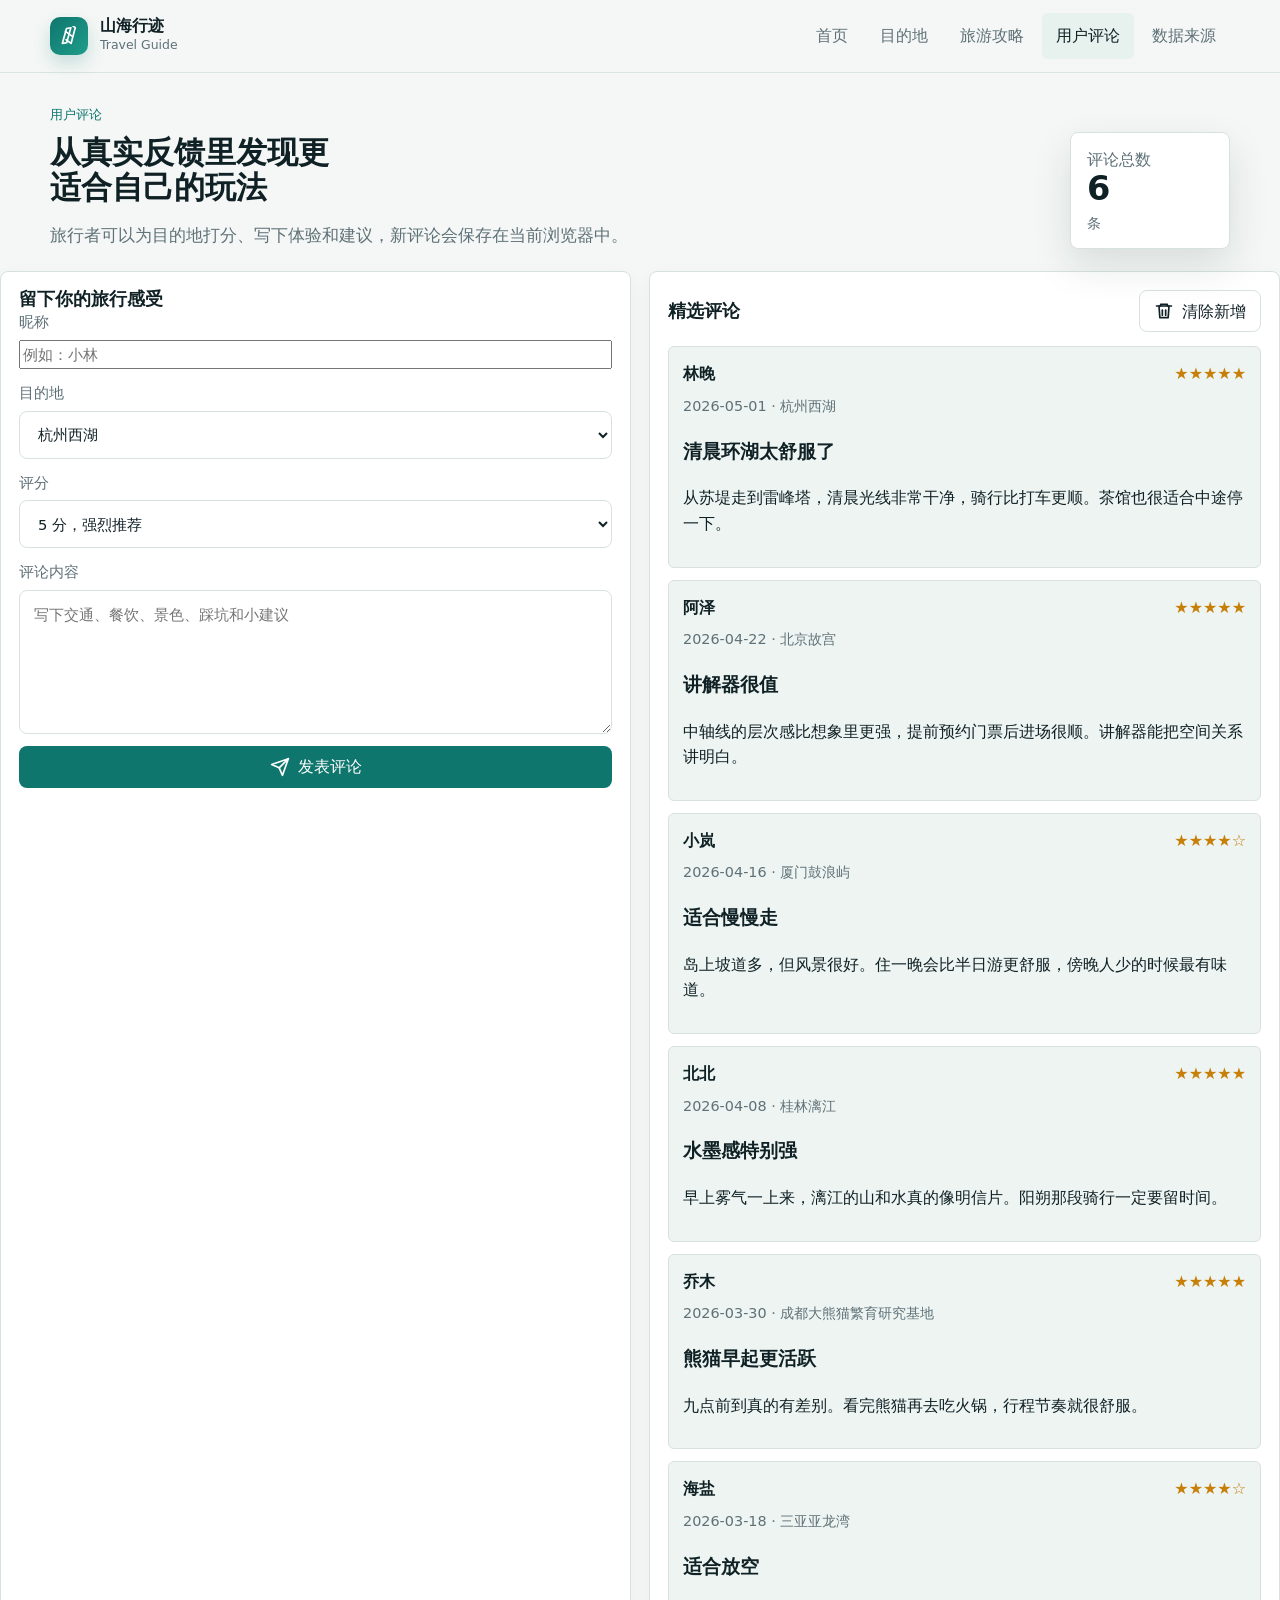
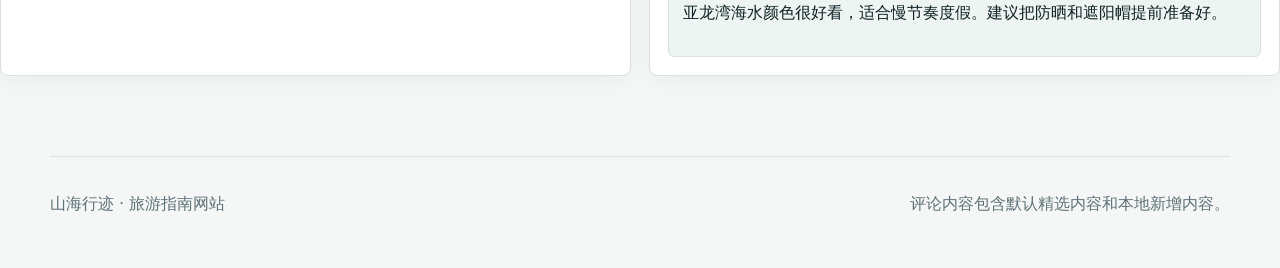
<file: comments.html>
<!doctype html>
<html lang="zh-CN">
  <head>
    <meta charset="UTF-8" />
    <meta name="viewport" content="width=device-width, initial-scale=1.0" />
    <title>用户评论 - 山海行迹</title>
    <link rel="stylesheet" href="styles.css" />
    <script defer src="data.js"></script>
    <script defer src="app.js"></script>
  </head>
  <body data-page="comments">
    <header class="site-header">
      <div class="shell header-inner">
        <a class="brand" href="index.html" aria-label="山海行迹首页">
          <span class="brand-mark"><i data-lucide="map-pinned"></i></span>
          <span><strong>山海行迹</strong><small>Travel Guide</small></span>
        </a>
        <button class="icon-btn nav-toggle" type="button" aria-label="打开导航" data-nav-toggle>
          <i data-lucide="menu"></i>
        </button>
        <nav class="site-nav" data-site-nav>
          <a href="index.html">首页</a>
          <a href="destinations.html">目的地</a>
          <a href="guide.html">旅游攻略</a>
          <a href="comments.html" class="active">用户评论</a>
          <a href="about.html">数据来源</a>
        </nav>
      </div>
    </header>

    <main class="page-shell">
      <section class="page-hero">
        <div>
          <p class="eyebrow">用户评论</p>
          <h1>从真实反馈里发现更适合自己的玩法</h1>
          <p class="lead">旅行者可以为目的地打分、写下体验和建议，新评论会保存在当前浏览器中。</p>
        </div>
        <div class="hero-sidecard">
          <p>评论总数</p>
          <strong data-comment-count>0</strong>
          <span>条</span>
        </div>
      </section>

      <section class="comment-layout">
        <article class="comment-panel">
          <h2>留下你的旅行感受</h2>
          <form class="comment-form" data-comment-form>
            <label>
              昵称
              <input type="text" name="name" maxlength="12" required placeholder="例如：小林" />
            </label>
            <label>
              目的地
              <select name="destination" data-comment-destination></select>
            </label>
            <label>
              评分
              <select name="rating" required>
                <option value="5">5 分，强烈推荐</option>
                <option value="4">4 分，很不错</option>
                <option value="3">3 分，中规中矩</option>
                <option value="2">2 分，体验一般</option>
              </select>
            </label>
            <label class="full-row">
              评论内容
              <textarea
                name="content"
                rows="5"
                maxlength="180"
                required
                placeholder="写下交通、餐饮、景色、踩坑和小建议"
              ></textarea>
            </label>
            <button class="btn btn-primary" type="submit">
              <i data-lucide="send"></i>
              发表评论
            </button>
          </form>
        </article>

        <aside class="comment-panel">
          <div class="block-head">
            <h2>精选评论</h2>
            <button class="btn btn-ghost" type="button" data-clear-comments>
              <i data-lucide="trash-2"></i>
              清除新增
            </button>
          </div>
          <div class="comment-list" data-comment-list></div>
        </aside>
      </section>
    </main>

    <footer class="site-footer">
      <div class="shell footer-inner">
        <p>山海行迹 · 旅游指南网站</p>
        <p>评论内容包含默认精选内容和本地新增内容。</p>
      </div>
    </footer>
  </body>
</html>
</file>
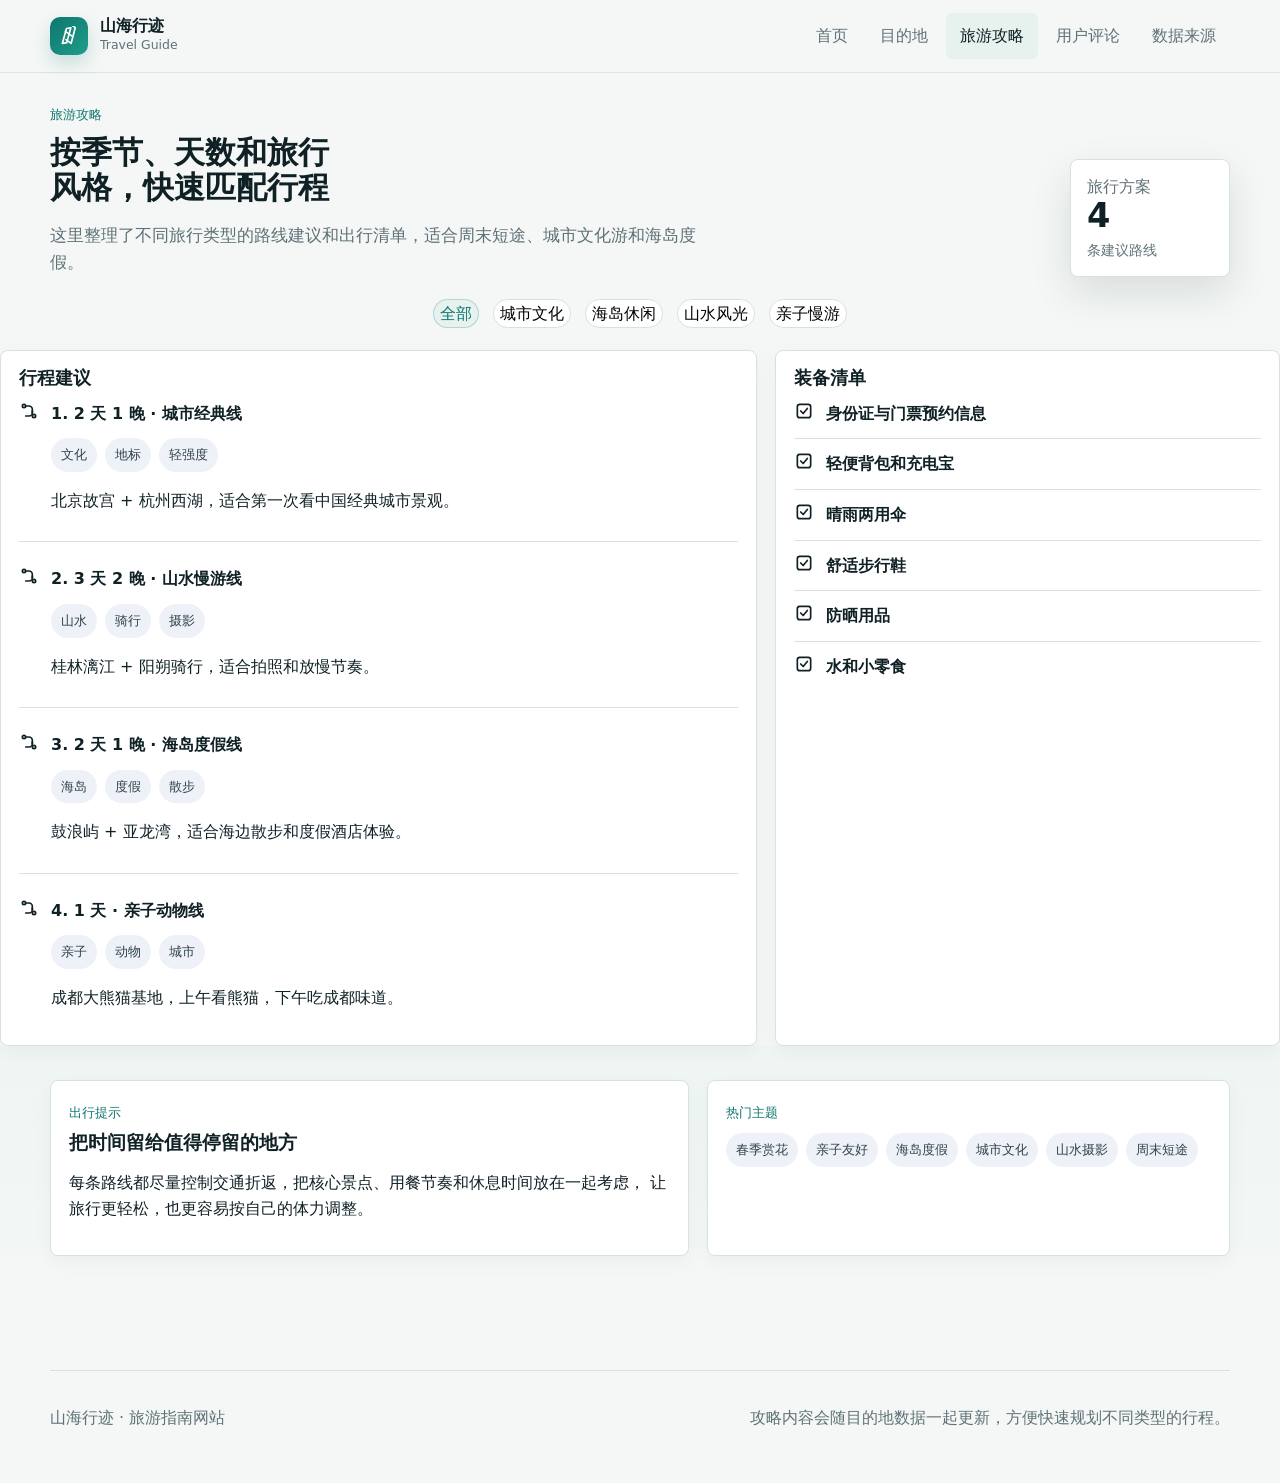
<file: guide.html>
<!doctype html>
<html lang="zh-CN">
  <head>
    <meta charset="UTF-8" />
    <meta name="viewport" content="width=device-width, initial-scale=1.0" />
    <title>旅游攻略 - 山海行迹</title>
    <link rel="stylesheet" href="styles.css" />
    <script defer src="data.js"></script>
    <script defer src="app.js"></script>
  </head>
  <body data-page="guide">
    <header class="site-header">
      <div class="shell header-inner">
        <a class="brand" href="index.html" aria-label="山海行迹首页">
          <span class="brand-mark"><i data-lucide="map-pinned"></i></span>
          <span><strong>山海行迹</strong><small>Travel Guide</small></span>
        </a>
        <button class="icon-btn nav-toggle" type="button" aria-label="打开导航" data-nav-toggle>
          <i data-lucide="menu"></i>
        </button>
        <nav class="site-nav" data-site-nav>
          <a href="index.html">首页</a>
          <a href="destinations.html">目的地</a>
          <a href="guide.html" class="active">旅游攻略</a>
          <a href="comments.html">用户评论</a>
          <a href="about.html">数据来源</a>
        </nav>
      </div>
    </header>

    <main class="page-shell">
      <section class="page-hero">
        <div>
          <p class="eyebrow">旅游攻略</p>
          <h1>按季节、天数和旅行风格，快速匹配行程</h1>
          <p class="lead">这里整理了不同旅行类型的路线建议和出行清单，适合周末短途、城市文化游和海岛度假。</p>
        </div>
        <div class="hero-sidecard">
          <p>旅行方案</p>
          <strong data-guide-count>0</strong>
          <span>条建议路线</span>
        </div>
      </section>

      <section class="toolbar toolbar-compact">
        <button class="segmented active" type="button" data-guide-filter="all">全部</button>
        <button class="segmented" type="button" data-guide-filter="city">城市文化</button>
        <button class="segmented" type="button" data-guide-filter="sea">海岛休闲</button>
        <button class="segmented" type="button" data-guide-filter="river">山水风光</button>
        <button class="segmented" type="button" data-guide-filter="family">亲子慢游</button>
      </section>

      <section class="guide-layout">
        <article class="guide-panel">
          <h2>行程建议</h2>
          <div class="timeline" data-itinerary></div>
        </article>
        <aside class="guide-panel">
          <h2>装备清单</h2>
          <div class="checklist" data-packing></div>
        </aside>
      </section>

      <section class="band band-alt">
        <div class="shell split-layout">
          <div class="story-panel">
            <p class="eyebrow">出行提示</p>
            <h3>把时间留给值得停留的地方</h3>
            <p>
              每条路线都尽量控制交通折返，把核心景点、用餐节奏和休息时间放在一起考虑，
              让旅行更轻松，也更容易按自己的体力调整。
            </p>
          </div>
          <div class="info-panel">
            <p class="eyebrow">热门主题</p>
            <div class="mini-chips" data-guide-tags></div>
          </div>
        </div>
      </section>
    </main>

    <footer class="site-footer">
      <div class="shell footer-inner">
        <p>山海行迹 · 旅游指南网站</p>
        <p>攻略内容会随目的地数据一起更新，方便快速规划不同类型的行程。</p>
      </div>
    </footer>
  </body>
</html>
</file>
<file: styles.css>
/* Base */
:root {
  --bg: #f4f7f5;
  --surface: #ffffff;
  --surface-soft: #edf4f1;
  --ink: #102126;
  --muted: #5f7178;
  --line: #d7e2dd;
  --accent: #0f766e;
  --accent-2: #d97706;
  --accent-3: #2563eb;
  --shadow: 0 16px 40px rgba(16, 33, 38, 0.12);
  --radius: 8px;
  --radius-sm: 6px;
  --shell: min(1180px, calc(100vw - 32px));
}

* {
  box-sizing: border-box;
}

html,
body {
  margin: 0;
  min-height: 100%;
}

body {
  font-family: Inter, system-ui, -apple-system, BlinkMacSystemFont, "Segoe UI", "PingFang SC",
    "Hiragino Sans GB", "Microsoft YaHei", sans-serif;
  color: var(--ink);
  background: var(--bg);
  line-height: 1.6;
}

img {
  max-width: 100%;
  display: block;
}

a {
  color: inherit;
  text-decoration: none;
}

button,
input,
select,
textarea {
  font: inherit;
}

.sr-only {
  position: absolute;
  width: 1px;
  height: 1px;
  padding: 0;
  margin: -1px;
  overflow: hidden;
  clip: rect(0, 0, 0, 0);
  white-space: nowrap;
  border: 0;
}

.shell {
  width: var(--shell);
  margin: 0 auto;
}

.page-shell {
  padding: 28px 0 56px;
}

/* Header */
.site-header {
  position: sticky;
  top: 0;
  z-index: 20;
  background: rgba(244, 247, 245, 0.9);
  backdrop-filter: blur(14px);
  border-bottom: 1px solid rgba(215, 226, 221, 0.9);
}

.header-inner {
  min-height: 72px;
  display: flex;
  align-items: center;
  gap: 16px;
}

.brand {
  display: inline-flex;
  align-items: center;
  gap: 12px;
  min-width: 0;
}

.brand strong,
.brand small {
  display: block;
}

.brand strong {
  font-size: 1rem;
  line-height: 1.1;
}

.brand small {
  color: var(--muted);
  font-size: 0.78rem;
}

.brand-mark,
.icon-btn,
.segmented {
  display: inline-flex;
  align-items: center;
  justify-content: center;
}

.brand-mark {
  width: 38px;
  height: 38px;
  border-radius: 10px;
  background: linear-gradient(135deg, var(--accent), #1f9d8a);
  color: #fff;
  box-shadow: 0 8px 18px rgba(15, 118, 110, 0.2);
}

.site-nav {
  margin-left: auto;
  display: flex;
  align-items: center;
  gap: 4px;
}

.site-nav a {
  padding: 10px 14px;
  border-radius: var(--radius-sm);
  color: var(--muted);
  transition: 0.2s ease;
}

.site-nav a:hover,
.site-nav a.active {
  color: var(--ink);
  background: #e7f2ef;
}

.nav-toggle {
  display: none;
  margin-left: auto;
}

/* Hero */
.hero {
  position: relative;
  min-height: calc(100vh - 72px);
  display: grid;
  align-items: stretch;
  overflow: hidden;
}

.hero-slider {
  position: absolute;
  inset: 0;
}

.hero-slide {
  position: absolute;
  inset: 0;
  width: 100%;
  height: 100%;
  object-fit: cover;
  opacity: 0;
  transform: scale(1.04) translateX(18px);
  transition:
    opacity 900ms ease,
    transform 1500ms ease;
  filter: saturate(1.05) contrast(1.04);
}

.hero-slide.active {
  opacity: 1;
  transform: scale(1) translateX(0);
}

.hero::after {
  content: "";
  position: absolute;
  inset: 0;
  background:
    linear-gradient(90deg, rgba(6, 25, 30, 0.72), rgba(6, 25, 30, 0.28) 50%, rgba(6, 25, 30, 0.58)),
    linear-gradient(180deg, rgba(16, 33, 38, 0.08), rgba(16, 33, 38, 0.62) 86%);
}

.hero-inner {
  position: relative;
  z-index: 1;
  min-height: calc(100vh - 72px);
  display: grid;
  grid-template-columns: minmax(0, 1.05fr) minmax(320px, 0.55fr);
  gap: 34px;
  align-items: end;
  padding: 80px 0 48px;
}

.hero-content {
  position: relative;
  color: #fff;
  max-width: 720px;
}

.hero-home .hero-content {
  width: auto;
  margin: 0;
}

.eyebrow {
  display: inline-flex;
  align-items: center;
  gap: 8px;
  margin: 0 0 10px;
  font-size: 0.8rem;
  letter-spacing: 0;
  color: var(--accent);
  text-transform: uppercase;
}

.hero .eyebrow {
  color: rgba(255, 255, 255, 0.88);
}

.hero h1 {
  margin: 0;
  max-width: 13ch;
  font-size: clamp(2.8rem, 5.4vw, 5.6rem);
  line-height: 0.98;
}

.lead {
  max-width: 58ch;
  margin: 18px 0 0;
  font-size: 1.06rem;
  color: rgba(255, 255, 255, 0.9);
}

.quick-search {
  margin-top: 28px;
  display: flex;
  gap: 10px;
  max-width: 620px;
}

.quick-search input,
.input-wrap input,
select,
textarea {
  width: 100%;
  border: 1px solid var(--line);
  border-radius: 8px;
  background: #fff;
  color: var(--ink);
  outline: none;
}

.quick-search input,
.input-wrap input,
select {
  min-height: 48px;
  padding: 0 14px;
}

textarea {
  padding: 12px 14px;
  resize: vertical;
}

.quick-search input:focus,
.input-wrap input:focus,
select:focus,
textarea:focus {
  border-color: rgba(15, 118, 110, 0.45);
  box-shadow: 0 0 0 3px rgba(15, 118, 110, 0.12);
}

.hero-stats {
  margin-top: 28px;
  display: grid;
  grid-template-columns: repeat(3, minmax(0, 1fr));
  gap: 12px;
  max-width: 620px;
}

.hero-digest {
  align-self: end;
  display: grid;
  gap: 16px;
  padding: 18px;
  border: 1px solid rgba(255, 255, 255, 0.22);
  border-radius: 14px;
  background: rgba(12, 33, 38, 0.38);
  color: #fff;
  box-shadow: 0 18px 50px rgba(0, 0, 0, 0.2);
  backdrop-filter: blur(14px);
}

.hero-digest-head p,
.hero-digest-head strong,
.hero-digest-head span {
  display: block;
}

.hero-digest-head p {
  margin: 0 0 6px;
  color: rgba(255, 255, 255, 0.72);
  font-size: 0.88rem;
}

.hero-digest-head strong {
  font-size: 1.7rem;
  line-height: 1.1;
}

.hero-digest-head span {
  margin-top: 8px;
  color: rgba(255, 255, 255, 0.82);
}

.hero-progress {
  height: 4px;
  overflow: hidden;
  border-radius: 999px;
  background: rgba(255, 255, 255, 0.22);
}

.hero-progress span {
  display: block;
  width: 33.333%;
  height: 100%;
  border-radius: inherit;
  background: #fff;
  transform: translateX(0);
  transition: transform 500ms ease;
}

.hero-thumbs {
  display: grid;
  gap: 10px;
}

.hero-thumb {
  display: grid;
  grid-template-columns: 84px minmax(0, 1fr);
  align-items: center;
  gap: 12px;
  width: 100%;
  min-height: 74px;
  padding: 8px;
  border: 1px solid rgba(255, 255, 255, 0.18);
  border-radius: 10px;
  background: rgba(255, 255, 255, 0.1);
  color: #fff;
  cursor: pointer;
  text-align: left;
  transition:
    background 180ms ease,
    border-color 180ms ease,
    transform 180ms ease;
}

.hero-thumb:hover,
.hero-thumb.active {
  background: rgba(255, 255, 255, 0.2);
  border-color: rgba(255, 255, 255, 0.48);
  transform: translateY(-1px);
}

.hero-thumb img {
  width: 84px;
  height: 58px;
  object-fit: cover;
  border-radius: 8px;
}

.hero-thumb span {
  font-weight: 700;
}

.hero-stats article,
.hero-sidecard,
.meta-card {
  background: rgba(255, 255, 255, 0.12);
  border: 1px solid rgba(255, 255, 255, 0.16);
  border-radius: 12px;
  padding: 14px 16px;
  backdrop-filter: blur(8px);
}

.hero-stats strong,
.hero-sidecard strong,
.meta-card strong {
  display: block;
  font-size: 1.35rem;
  line-height: 1;
}

.hero-stats span,
.hero-sidecard span,
.meta-card span {
  display: block;
  margin-top: 6px;
  font-size: 0.88rem;
  color: rgba(255, 255, 255, 0.85);
}

.hero-sidecard {
  background: #fff;
  color: var(--ink);
  border-color: var(--line);
  box-shadow: var(--shadow);
}

.hero-sidecard span,
.meta-card span {
  color: var(--muted);
}

/* Sections */
.band {
  padding: 34px 0;
}

.band-alt {
  background: linear-gradient(180deg, #eef5f2, #f4f7f5);
}

.section-head {
  display: flex;
  align-items: end;
  justify-content: space-between;
  gap: 16px;
  margin-bottom: 18px;
}

.section-head h2,
.page-hero h1,
.guide-panel h2,
.comment-panel h2,
.detail-block h2,
.story-panel h3 {
  margin: 0;
  line-height: 1.12;
}

.section-head h2,
.page-hero h1 {
  font-size: clamp(1.6rem, 2.4vw, 2.4rem);
}

.text-link,
.text-link i {
  display: inline-flex;
  align-items: center;
  gap: 6px;
  color: var(--accent);
}

.destination-grid,
.route-grid,
.source-grid {
  display: grid;
  grid-template-columns: repeat(3, minmax(0, 1fr));
  gap: 16px;
}

.destination-grid-list {
  grid-template-columns: repeat(2, minmax(0, 1fr));
}

.destination-card,
.route-card,
.source-card {
  background: var(--surface);
  border: 1px solid var(--line);
  border-radius: var(--radius);
  overflow: hidden;
  box-shadow: 0 6px 20px rgba(16, 33, 38, 0.04);
}

.destination-card img,
.route-card img {
  width: 100%;
  height: 220px;
  object-fit: cover;
}

.destination-card-body,
.route-card-body,
.source-card-body {
  padding: 14px;
}

.card-topline {
  display: flex;
  align-items: center;
  justify-content: space-between;
  gap: 10px;
  margin-bottom: 10px;
}

.badge,
.pill,
.chip,
.segmented {
  border-radius: 999px;
}

.badge {
  padding: 4px 10px;
  background: #e7f2ef;
  color: var(--accent);
  font-size: 0.8rem;
}

.pill,
.chip {
  display: inline-flex;
  align-items: center;
  gap: 6px;
  padding: 6px 10px;
  background: #eef2f8;
  color: #31424a;
  font-size: 0.84rem;
}

.destination-card h3,
.route-card h3,
.source-card h3 {
  margin: 0;
  font-size: 1.08rem;
}

.destination-card p,
.route-card p,
.source-card p {
  margin: 8px 0 0;
  color: var(--muted);
}

.card-meta {
  display: flex;
  flex-wrap: wrap;
  gap: 8px;
  margin-top: 12px;
}

.card-actions {
  display: flex;
  align-items: center;
  gap: 10px;
  margin-top: 14px;
}

.btn {
  min-height: 42px;
  border: 1px solid transparent;
  border-radius: 8px;
  padding: 0 14px;
  display: inline-flex;
  align-items: center;
  justify-content: center;
  gap: 8px;
  cursor: pointer;
  transition: 0.2s ease;
  white-space: nowrap;
}

.btn-primary {
  background: var(--accent);
  color: #fff;
}

.btn-primary:hover {
  background: #0d6a63;
}

.btn-ghost {
  background: #fff;
  border-color: var(--line);
  color: var(--ink);
}

.btn-ghost:hover,
.icon-btn:hover,
.segmented:hover {
  background: #e7f2ef;
}

.full-width {
  width: 100%;
}

.icon-btn {
  width: 42px;
  height: 42px;
  border: 1px solid var(--line);
  border-radius: 8px;
  background: #fff;
  color: var(--ink);
  cursor: pointer;
}

.split-layout,
.list-layout,
.guide-layout,
.comment-layout,
.detail-grid {
  display: grid;
  gap: 18px;
}

.split-layout {
  grid-template-columns: 1.1fr 0.9fr;
}

.list-layout {
  grid-template-columns: 260px minmax(0, 1fr);
}

.guide-layout {
  grid-template-columns: 1.2fr 0.8fr;
}

.comment-layout {
  grid-template-columns: 1fr 1fr;
}

.detail-grid {
  grid-template-columns: minmax(0, 1.4fr) minmax(320px, 0.8fr);
}

.info-panel,
.story-panel,
.filter-panel,
.guide-panel,
.comment-panel,
.detail-block,
.meta-card,
.hero-sidecard {
  border-radius: var(--radius);
}

.info-panel,
.story-panel,
.filter-panel,
.guide-panel,
.comment-panel,
.detail-block {
  background: var(--surface);
  border: 1px solid var(--line);
  box-shadow: 0 6px 20px rgba(16, 33, 38, 0.04);
}

.info-panel,
.story-panel,
.filter-panel,
.guide-panel,
.comment-panel,
.detail-block {
  padding: 18px;
}

.check-list,
.nearby-list,
.spot-list,
.timeline {
  display: grid;
  gap: 12px;
}

.check-list {
  list-style: none;
  padding: 0;
  margin: 18px 0 0;
}

.check-list li,
.spot-item,
.nearby-item,
.timeline-item {
  display: flex;
  gap: 12px;
  align-items: start;
}

.check-list i,
.spot-item i,
.nearby-item i,
.timeline-item i {
  color: var(--accent);
  flex: 0 0 auto;
  margin-top: 2px;
}

.mini-chips,
.chip-group {
  display: flex;
  flex-wrap: wrap;
  gap: 8px;
}

.toolbar {
  display: flex;
  flex-wrap: wrap;
  gap: 14px;
  align-items: end;
  margin: 14px 0 22px;
}

.toolbar-compact {
  justify-content: center;
}

.field {
  min-width: 160px;
}

.field-grow {
  flex: 1 1 320px;
}

.field label {
  display: block;
  margin-bottom: 8px;
  font-size: 0.86rem;
  color: var(--muted);
}

.input-wrap {
  position: relative;
}

.input-wrap i {
  position: absolute;
  left: 12px;
  top: 50%;
  transform: translateY(-50%);
  color: var(--muted);
}

.input-wrap input {
  padding-left: 40px;
}

.filter-panel h2,
.guide-panel h2,
.comment-panel h2,
.detail-block h2 {
  font-size: 1.1rem;
}

.meta-card {
  margin-top: 16px;
  background: linear-gradient(135deg, #11363c, #1f5f5a);
  color: #fff;
}

.meta-card p {
  margin: 0;
}

.chip-group .chip,
.segmented {
  border: 1px solid var(--line);
  background: #fff;
  cursor: pointer;
}

.segmented.active,
.chip.active {
  background: #e7f2ef;
  border-color: rgba(15, 118, 110, 0.24);
  color: var(--accent);
}

.page-hero {
  width: var(--shell);
  margin: 0 auto 22px;
  display: flex;
  align-items: end;
  justify-content: space-between;
  gap: 16px;
}

.page-hero h1 {
  max-width: 14ch;
}

.page-hero .lead {
  color: var(--muted);
  max-width: 62ch;
}

.destination-hero {
  position: relative;
  display: grid;
  grid-template-columns: minmax(0, 1.3fr) minmax(320px, 0.7fr);
  gap: 16px;
  align-items: stretch;
  margin-bottom: 18px;
}

.detail-image-card {
  position: relative;
  min-height: 320px;
  overflow: hidden;
  border-radius: var(--radius);
  border: 1px solid var(--line);
  background:
    linear-gradient(135deg, rgba(15, 118, 110, 0.12), rgba(37, 99, 235, 0.08)),
    linear-gradient(180deg, #edf7f4, #dbeae5);
}

.detail-hero-image {
  width: 100%;
  height: 100%;
  min-height: 320px;
  object-fit: cover;
  border: 0;
}

.detail-image-overlay {
  position: absolute;
  left: 20px;
  right: 20px;
  bottom: 20px;
  display: grid;
  gap: 6px;
  padding: 16px;
  border-radius: var(--radius);
  background: rgba(10, 32, 38, 0.52);
  color: #fff;
  backdrop-filter: blur(10px);
}

.detail-image-overlay span,
.detail-image-overlay small {
  color: rgba(255, 255, 255, 0.82);
}

.detail-image-overlay strong {
  font-size: clamp(1.6rem, 3vw, 2.4rem);
  line-height: 1;
}

.detail-hero-copy {
  display: grid;
  align-content: space-between;
  gap: 12px;
  padding: 24px;
  border-radius: var(--radius);
  border: 1px solid var(--line);
  background: linear-gradient(160deg, #ffffff, #edf4f1);
}

.detail-hero-top,
.detail-hero-bottom {
  display: grid;
  gap: 14px;
}

.detail-hero-summary {
  display: grid;
  grid-template-columns: repeat(2, minmax(0, 1fr));
  gap: 10px;
}

.detail-hero-summary article {
  min-height: 82px;
  padding: 12px;
  border: 1px solid #d8e9e3;
  border-radius: var(--radius-sm);
  background: rgba(255, 255, 255, 0.72);
}

.detail-hero-summary small {
  display: block;
  color: var(--muted);
  font-size: 0.82rem;
}

.detail-hero-summary strong {
  display: block;
  margin-top: 6px;
  font-size: 1.08rem;
}

.detail-hero-tip {
  display: flex;
  align-items: start;
  gap: 10px;
  padding: 12px 14px;
  border-radius: var(--radius-sm);
  background: #e7f2ef;
  color: #17464a;
}

.detail-hero-tip svg {
  flex: 0 0 auto;
  color: var(--accent);
  margin-top: 2px;
}

.detail-hero-copy h1 {
  margin: 0;
  font-size: clamp(2rem, 3.2vw, 3.2rem);
  line-height: 1;
}

.detail-hero-copy p {
  margin: 0;
  color: var(--muted);
}

.hero-sidecard {
  min-width: 160px;
}

.hero-sidecard strong {
  color: var(--ink);
  font-size: 2.1rem;
}

.hero-sidecard p {
  margin: 0;
  color: var(--muted);
}

.facts-grid {
  display: grid;
  grid-template-columns: repeat(3, minmax(0, 1fr));
  gap: 12px;
}

.fact {
  padding: 14px;
  border-radius: var(--radius-sm);
  background: var(--surface-soft);
  border: 1px solid #deebe6;
}

.fact small,
.fact span {
  display: block;
  color: var(--muted);
}

.fact strong {
  display: block;
  margin-top: 4px;
  font-size: 1.05rem;
}

.spot-item,
.nearby-item,
.timeline-item {
  padding: 12px 0;
  border-bottom: 1px solid var(--line);
}

.spot-item:last-child,
.nearby-item:last-child,
.timeline-item:last-child {
  border-bottom: 0;
  padding-bottom: 0;
}

.spot-item strong,
.nearby-item strong,
.timeline-item strong {
  display: block;
}

.three-col {
  display: grid;
  grid-template-columns: repeat(3, minmax(0, 1fr));
  gap: 12px;
}

.logistics-card {
  border-radius: var(--radius-sm);
  background: var(--surface-soft);
  border: 1px solid #deebe6;
  padding: 14px;
}

.logistics-card h3 {
  margin: 0 0 8px;
  font-size: 1rem;
}

.map-panel {
  width: 100%;
  height: 360px;
  border-radius: var(--radius-sm);
  overflow: hidden;
  position: relative;
  background:
    linear-gradient(180deg, #eff7f4, #d9ece6 45%, #c1d8d0 100%);
  border: 1px solid var(--line);
  padding: 14px;
}

.map-head {
  display: flex;
  align-items: start;
  justify-content: space-between;
  gap: 12px;
  margin-bottom: 12px;
}

.map-head strong {
  display: block;
  font-size: 1rem;
}

.map-head span {
  color: var(--muted);
  font-size: 0.9rem;
}

.map-legend {
  display: flex;
  gap: 10px;
  flex-wrap: wrap;
  align-items: center;
  color: var(--muted);
  font-size: 0.84rem;
}

.map-legend span {
  display: inline-flex;
  align-items: center;
  gap: 6px;
}

.map-legend i {
  width: 10px;
  height: 10px;
  border-radius: 999px;
  background: var(--accent);
  display: inline-block;
}

.map-legend i.all {
  background: #9ab4ad;
}

.map-canvas {
  position: relative;
  width: 100%;
  height: calc(100% - 52px);
  border-radius: var(--radius-sm);
  overflow: hidden;
  background:
    radial-gradient(circle at 25% 30%, rgba(15, 118, 110, 0.08), transparent 22%),
    radial-gradient(circle at 70% 60%, rgba(217, 119, 6, 0.08), transparent 20%),
    linear-gradient(180deg, rgba(255, 255, 255, 0.75), rgba(255, 255, 255, 0.18));
}

.map-grid {
  position: absolute;
  inset: 0;
  background-image:
    linear-gradient(rgba(16, 33, 38, 0.08) 1px, transparent 1px),
    linear-gradient(90deg, rgba(16, 33, 38, 0.08) 1px, transparent 1px);
  background-size: 12% 12%, 12% 12%;
  opacity: 0.6;
}

.map-shape {
  position: absolute;
  inset: 18% 10% 18% 12%;
  clip-path: polygon(6% 20%, 20% 8%, 33% 12%, 47% 7%, 58% 13%, 66% 20%, 79% 17%, 91% 25%, 95% 40%, 88% 54%, 80% 60%, 73% 72%, 61% 80%, 49% 76%, 41% 83%, 29% 79%, 20% 69%, 14% 61%, 9% 48%, 7% 36%);
  background: linear-gradient(135deg, rgba(15, 118, 110, 0.18), rgba(37, 99, 235, 0.08));
  border: 1px solid rgba(16, 33, 38, 0.08);
}

.map-dot,
.map-note {
  position: absolute;
}

.map-dot {
  width: 16px;
  height: 16px;
  transform: translate(-50%, -50%);
  border: 0;
  background: transparent;
  cursor: pointer;
}

.map-dot span {
  display: block;
  width: 16px;
  height: 16px;
  border-radius: 999px;
  background: rgba(15, 118, 110, 0.3);
  box-shadow: 0 0 0 6px rgba(15, 118, 110, 0.08);
}

.map-dot.active span {
  background: var(--accent);
  box-shadow: 0 0 0 10px rgba(15, 118, 110, 0.18);
}

.map-note {
  transform: translate(-50%, -100%);
  padding: 6px 10px;
  border-radius: 999px;
  background: #fff;
  border: 1px solid var(--line);
  color: var(--accent);
  font-size: 0.78rem;
  box-shadow: 0 6px 16px rgba(16, 33, 38, 0.08);
  white-space: nowrap;
}

.block-head {
  display: flex;
  align-items: center;
  justify-content: space-between;
  gap: 12px;
  margin-bottom: 14px;
}

.comment-list {
  display: grid;
  gap: 12px;
}

.comment {
  padding: 14px;
  border-radius: var(--radius-sm);
  border: 1px solid var(--line);
  background: var(--surface-soft);
}

.comment-head {
  display: flex;
  align-items: center;
  justify-content: space-between;
  gap: 10px;
  margin-bottom: 8px;
}

.comment .meta {
  color: var(--muted);
  font-size: 0.9rem;
}

.comment .stars {
  color: #c77f08;
}

.comment-form {
  display: grid;
  gap: 12px;
}

.comment-form label {
  display: grid;
  gap: 6px;
  color: var(--muted);
  font-size: 0.92rem;
}

.full-row {
  grid-column: 1 / -1;
}

.source-grid {
  grid-template-columns: repeat(2, minmax(0, 1fr));
}

.source-card {
  min-height: 100%;
}

.source-card-body ul {
  margin: 10px 0 0;
  padding-left: 18px;
  color: var(--muted);
}

.site-footer {
  padding: 24px 0 36px;
  color: var(--muted);
}

.footer-inner {
  display: flex;
  flex-wrap: wrap;
  gap: 10px 18px;
  justify-content: space-between;
  border-top: 1px solid var(--line);
  padding-top: 18px;
}

@media (max-width: 1100px) {
  .destination-grid,
  .route-grid,
  .source-grid,
  .split-layout,
  .list-layout,
  .guide-layout,
  .comment-layout,
  .destination-hero,
  .detail-grid {
    grid-template-columns: 1fr;
  }

  .hero-inner {
    grid-template-columns: 1fr;
    align-items: end;
  }
}

@media (max-width: 760px) {
  .shell {
    width: min(100vw - 20px, 1180px);
  }

  .hero {
    min-height: calc(100vh - 72px);
  }

  .hero-inner {
    min-height: calc(100vh - 72px);
    padding: 40px 0 24px;
    gap: 22px;
  }

  .hero h1 {
    max-width: 100%;
    font-size: clamp(2.4rem, 12vw, 4rem);
  }

  .quick-search,
  .hero-stats,
  .facts-grid,
  .three-col {
    grid-template-columns: 1fr;
  }

  .quick-search {
    display: grid;
    max-width: 100%;
  }

  .hero-digest {
    padding: 12px;
  }

  .hero-digest-head strong {
    font-size: 1.25rem;
  }

  .hero-thumbs {
    grid-template-columns: repeat(3, minmax(0, 1fr));
  }

  .hero-thumb {
    grid-template-columns: 1fr;
    min-height: 0;
    gap: 6px;
  }

  .hero-thumb img {
    width: 100%;
    height: 54px;
  }

  .hero-thumb span {
    font-size: 0.78rem;
    white-space: nowrap;
    overflow: hidden;
    text-overflow: ellipsis;
  }

  .detail-hero-summary {
    grid-template-columns: 1fr;
  }

  .page-hero {
    display: grid;
  }

  .site-nav {
    position: absolute;
    left: 10px;
    right: 10px;
    top: 72px;
    display: none;
    flex-direction: column;
    padding: 10px;
    background: #fff;
    border: 1px solid var(--line);
    border-radius: 12px;
    box-shadow: var(--shadow);
  }

  .site-nav.open {
    display: flex;
  }

  .nav-toggle {
    display: inline-flex;
  }
}
</file>
